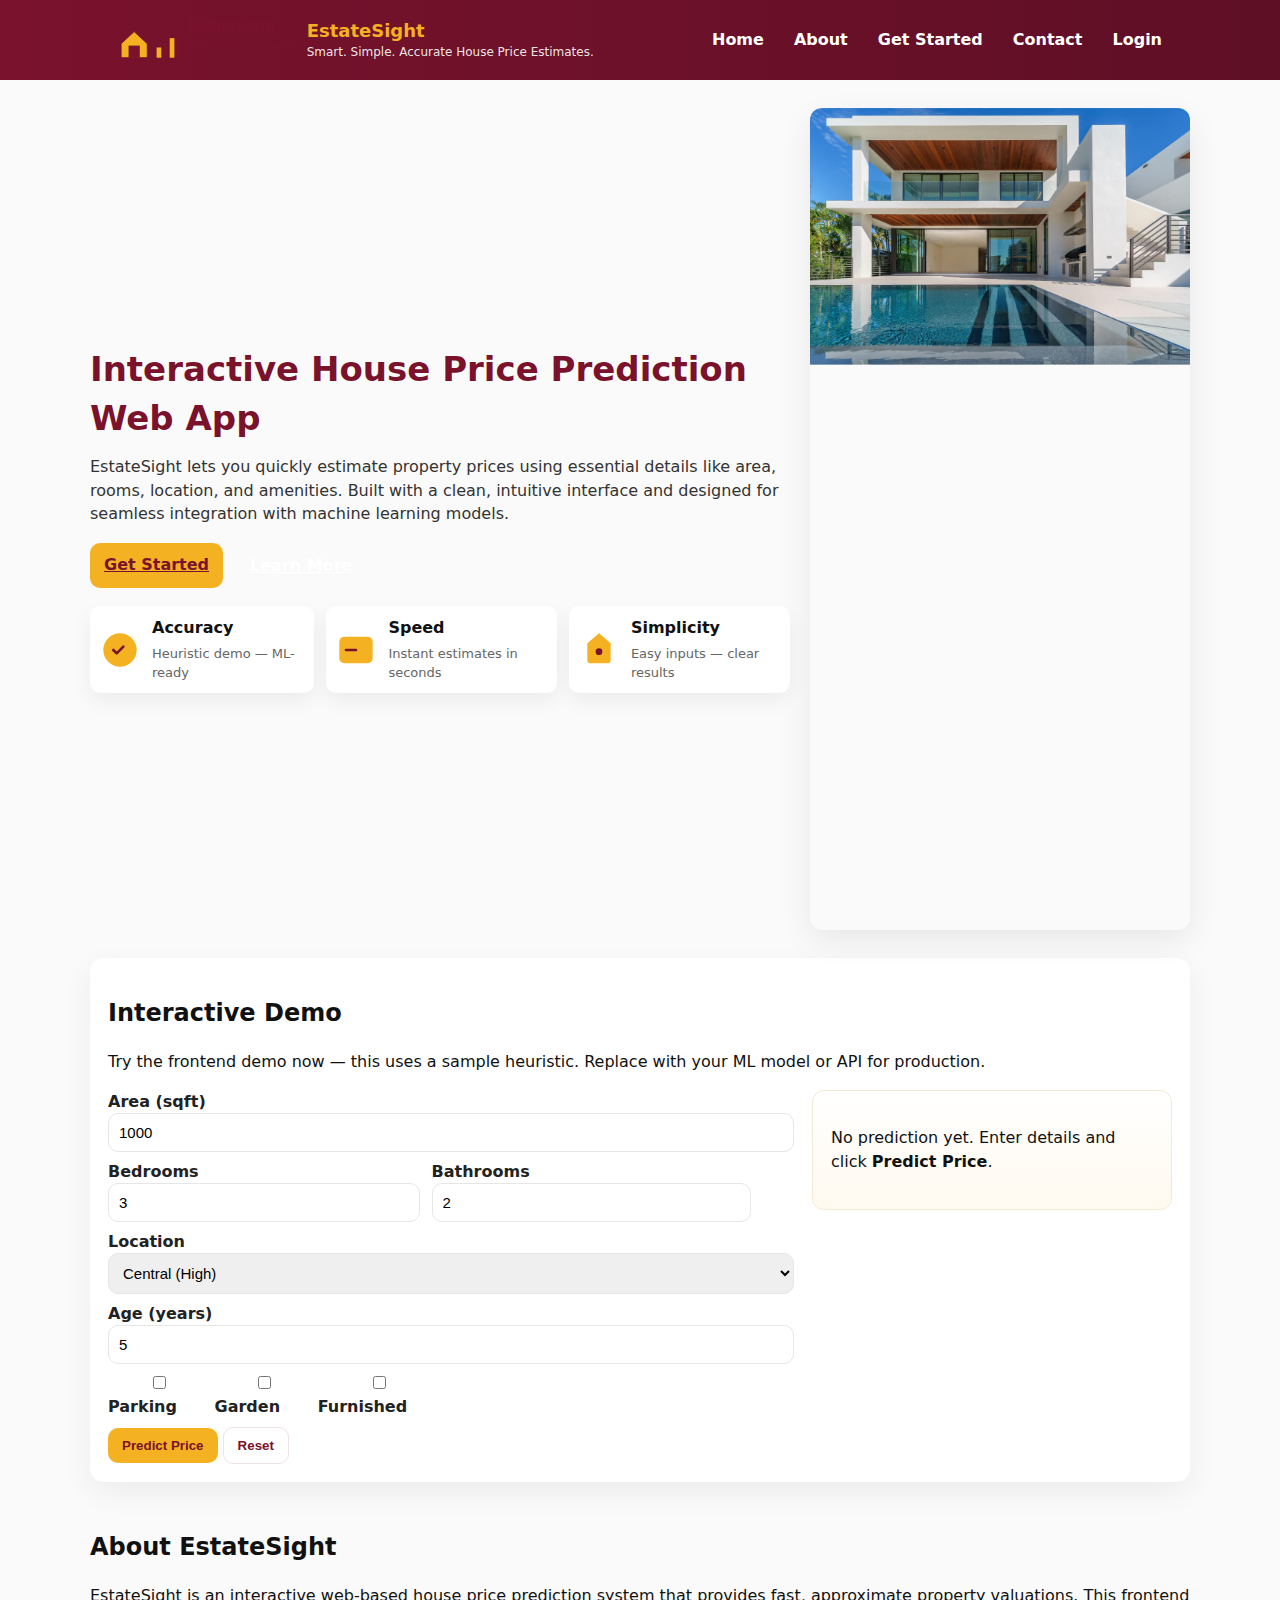
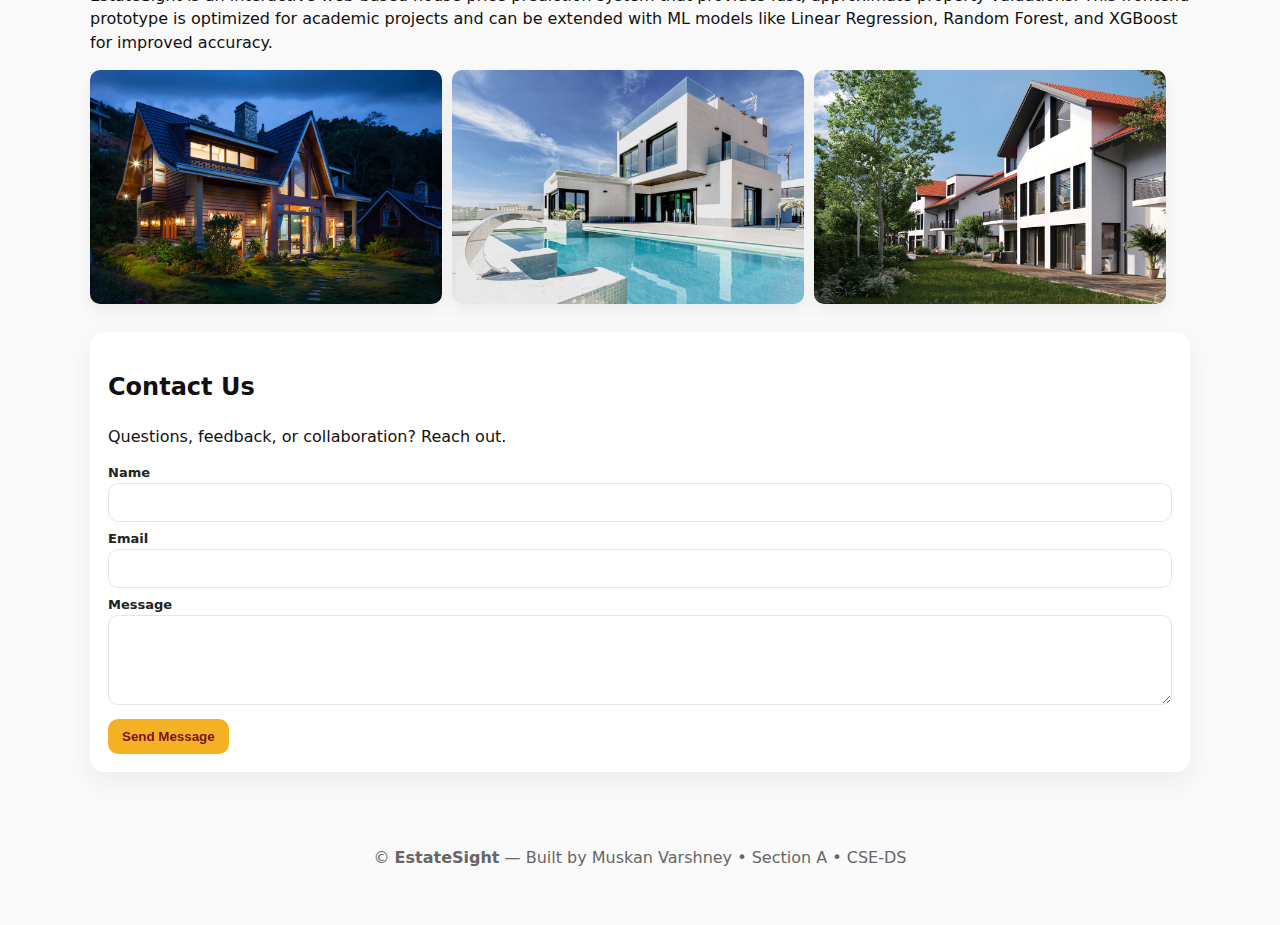
<file: index.html>
<!doctype html>
<html lang="en">
<head>
  <meta charset="utf-8" />
  <meta name="viewport" content="width=device-width,initial-scale=1" />
  <title>EstateSight — Interactive House Price Prediction</title>
  <link href="styles.css" rel="stylesheet" />
</head>
<body>
  <header class="site-header">
    <div class="container nav">
      <div class="brand">
        <img src="images/logo.svg" alt="EstateSight logo" class="logo" />
        <div class="brand-text">
          <h1>EstateSight</h1>
          <p class="tag">Smart. Simple. Accurate House Price Estimates.</p>
        </div>
      </div>
      <nav class="main-nav" aria-label="Main Navigation">
        <a href="#home" class="nav-link">Home</a>
        <a href="#about" class="nav-link">About</a>
        <a href="#getstarted" class="nav-link">Get Started</a>
        <a href="#contact" class="nav-link">Contact</a>
        <a href="login.html" class="nav-link btn-ghost">Login</a>
      </nav>
    </div>
  </header>

  <main id="home" class="container hero">
    <section class="hero-left">
      <h2>Interactive House Price Prediction Web App</h2>
      <p class="lead">EstateSight lets you quickly estimate property prices using essential details like area, rooms, location, and amenities. Built with a clean, intuitive interface and designed for seamless integration with machine learning models.</p>

      <div class="cta-row">
        <a class="btn primary" href="#getstarted">Get Started</a>
        <a class="btn outline" href="#about">Learn More</a>
      </div>

      <div class="hero-features" aria-hidden="false">
        <div class="hf">
          <svg width="40" height="40" viewBox="0 0 24 24" aria-hidden="true"><circle cx="12" cy="12" r="10" fill="#F4B223"/><path d="M8 12l2 2 4-4" stroke="#7A122C" stroke-width="1.6" fill="none" stroke-linecap="round" stroke-linejoin="round"/></svg>
          <div><strong>Accuracy</strong><span>Heuristic demo — ML-ready</span></div>
        </div>
        <div class="hf">
          <svg width="40" height="40" viewBox="0 0 24 24" aria-hidden="true"><rect x="2" y="4" width="20" height="16" rx="3" fill="#F4B223"/><path d="M6 12h6" stroke="#7A122C" stroke-width="1.6" stroke-linecap="round"/></svg>
          <div><strong>Speed</strong><span>Instant estimates in seconds</span></div>
        </div>
        <div class="hf">
          <svg width="40" height="40" viewBox="0 0 24 24" aria-hidden="true"><path d="M12 2l7 6v10a2 2 0 0 1-2 2h-10a2 2 0 0 1-2-2V8z" fill="#F4B223"/><circle cx="12" cy="13" r="2" fill="#7A122C"/></svg>
          <div><strong>Simplicity</strong><span>Easy inputs — clear results</span></div>
        </div>
      </div>
    </section>

    <aside class="hero-right">
      <div class="carousel">
        <img src="images/house1.jpg" alt="Modern house with pool" class="active" />
        <img src="images/house2.jpg" alt="Street row houses" />
        <img src="images/house3.jpg" alt="Brick apartment" />
      </div>
    </aside>
  </main>

  <section id="getstarted" class="container section card form-card">
    <h2>Interactive Demo</h2>
    <p class="muted">Try the frontend demo now — this uses a sample heuristic. Replace with your ML model or API for production.</p>

    <div class="grid">
      <form id="priceForm" class="form">
        <label>Area (sqft)<input id="area" type="number" value="1000" min="100" required></label>
        <div class="two">
          <label>Bedrooms<input id="beds" type="number" value="3" min="0"></label>
          <label>Bathrooms<input id="baths" type="number" value="2" min="0"></label>
        </div>
        <label>Location
          <select id="location">
            <option value="central">Central (High)</option>
            <option value="suburb">Suburb (Medium)</option>
            <option value="outskirts">Outskirts (Budget)</option>
          </select>
        </label>
        <label>Age (years)<input id="age" type="number" value="5" min="0"></label>

        <div class="row-check">
          <label><input type="checkbox" id="parking"> Parking</label>
          <label><input type="checkbox" id="garden"> Garden</label>
          <label><input type="checkbox" id="furnished"> Furnished</label>
        </div>

        <div class="form-actions">
          <button class="btn primary" type="submit">Predict Price</button>
          <button class="btn ghost" id="resetBtn" type="button">Reset</button>
        </div>
      </form>

      <div class="result-box" id="resultBox">
        <p class="muted">No prediction yet. Enter details and click <strong>Predict Price</strong>.</p>
      </div>
    </div>
  </section>

  <section id="about" class="container section">
    <h2>About EstateSight</h2>
    <p>EstateSight is an interactive web-based house price prediction system that provides fast, approximate property valuations. This frontend prototype is optimized for academic projects and can be extended with ML models like Linear Regression, Random Forest, and XGBoost for improved accuracy.</p>

    <div class="gallery">
      <img src="images/house4.jpg" alt="Cozy cottage" />
      <img src="images/house5.jpg" alt="Modern pool villa" />
      <img src="images/house6.jpg" alt="Neighborhood homes" />
    </div>
  </section>

  <section id="contact" class="container section card">
    <h2>Contact Us</h2>
    <p>Questions, feedback, or collaboration? Reach out.</p>
    <form id="contactForm" class="form small">
      <label>Name <input id="cname" required></label>
      <label>Email <input id="cemail" type="email" required></label>
      <label>Message <textarea id="cmsg" rows="4"></textarea></label>
      <div class="form-actions"><button class="btn primary" type="submit">Send Message</button></div>
    </form>
  </section>

  <footer class="site-footer">
    <div class="container">
      <p>© <strong>EstateSight</strong> — Built by Muskan Varshney • Section A • CSE-DS</p>
    </div>
  </footer>

  <script src="app.js" defer></script>
</body>
</html>
</file>
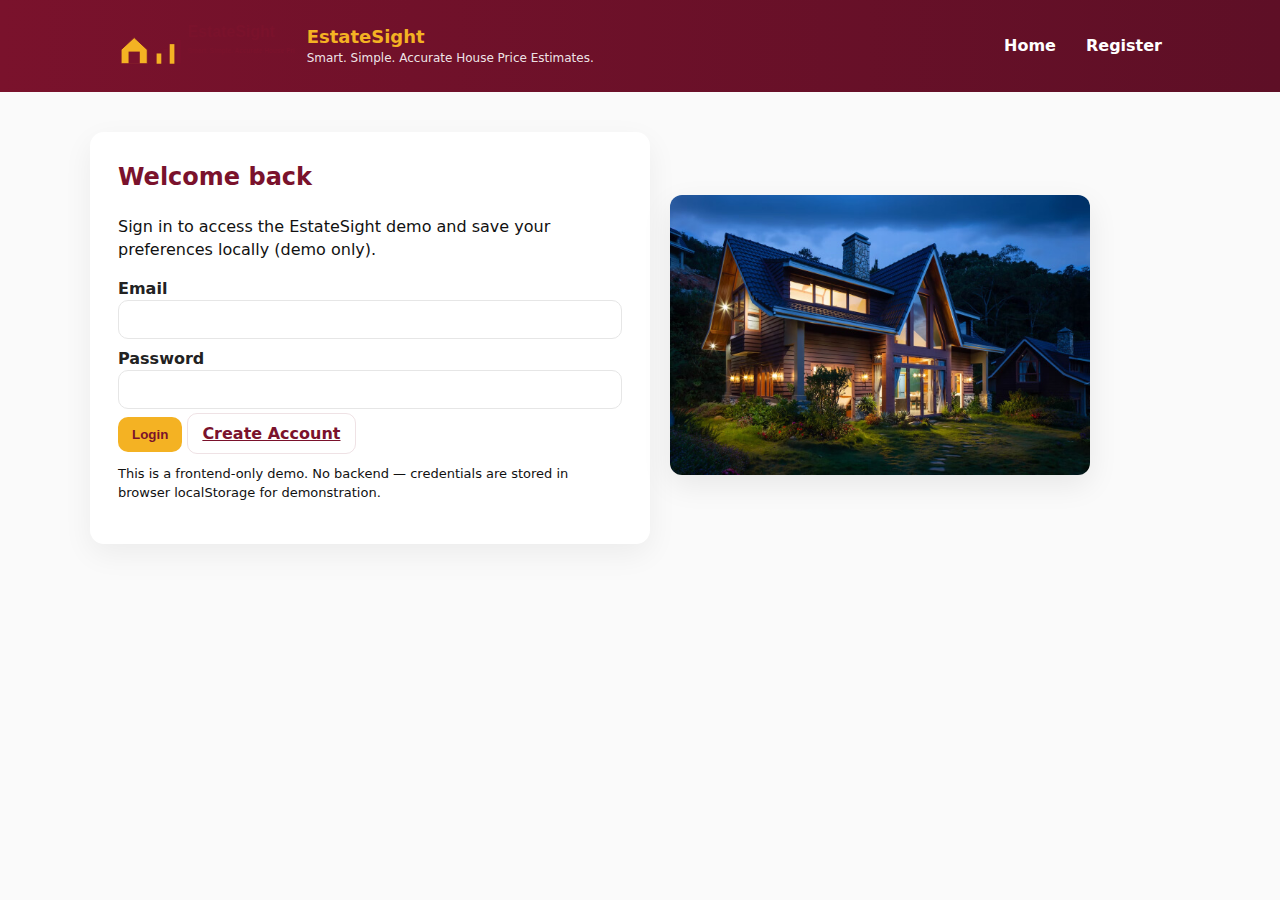
<file: login.html>
<!doctype html>
<html lang="en">
<head>
  <meta charset="utf-8" />
  <meta name="viewport" content="width=device-width,initial-scale=1" />
  <title>EstateSight — Login</title>
  <link href="styles.css" rel="stylesheet" />
</head>
<body>
  <header class="site-header thin">
    <div class="container nav">
      <div class="brand">
        <img src="images/logo.svg" alt="EstateSight logo" class="logo" />
        <div class="brand-text">
          <h1>EstateSight</h1>
          <p class="tag">Smart. Simple. Accurate House Price Estimates.</p>
        </div>
      </div>
      <nav class="main-nav" aria-label="Main Navigation">
        <a href="index.html" class="nav-link">Home</a>
        <a href="register.html" class="nav-link">Register</a>
      </nav>
    </div>
  </header>

  <main class="container auth-hero">
    <section class="auth-card card">
      <h2>Welcome back</h2>
      <p class="muted">Sign in to access the EstateSight demo and save your preferences locally (demo only).</p>
      <form id="loginForm" class="form">
        <label>Email<input id="loginEmail" type="email" required></label>
        <label>Password<input id="loginPassword" type="password" required></label>
        <div class="form-actions">
          <button class="btn primary" type="submit">Login</button>
          <a href="register.html" class="btn ghost">Create Account</a>
        </div>
      </form>
      <p class="muted small">This is a frontend-only demo. No backend — credentials are stored in browser localStorage for demonstration.</p>
    </section>
    <aside class="auth-visual">
      <img src="images/house4.jpg" alt="Cozy home" />
    </aside>
  </main>

  <script src="auth.js" defer></script>
</body>
</html>
</file>
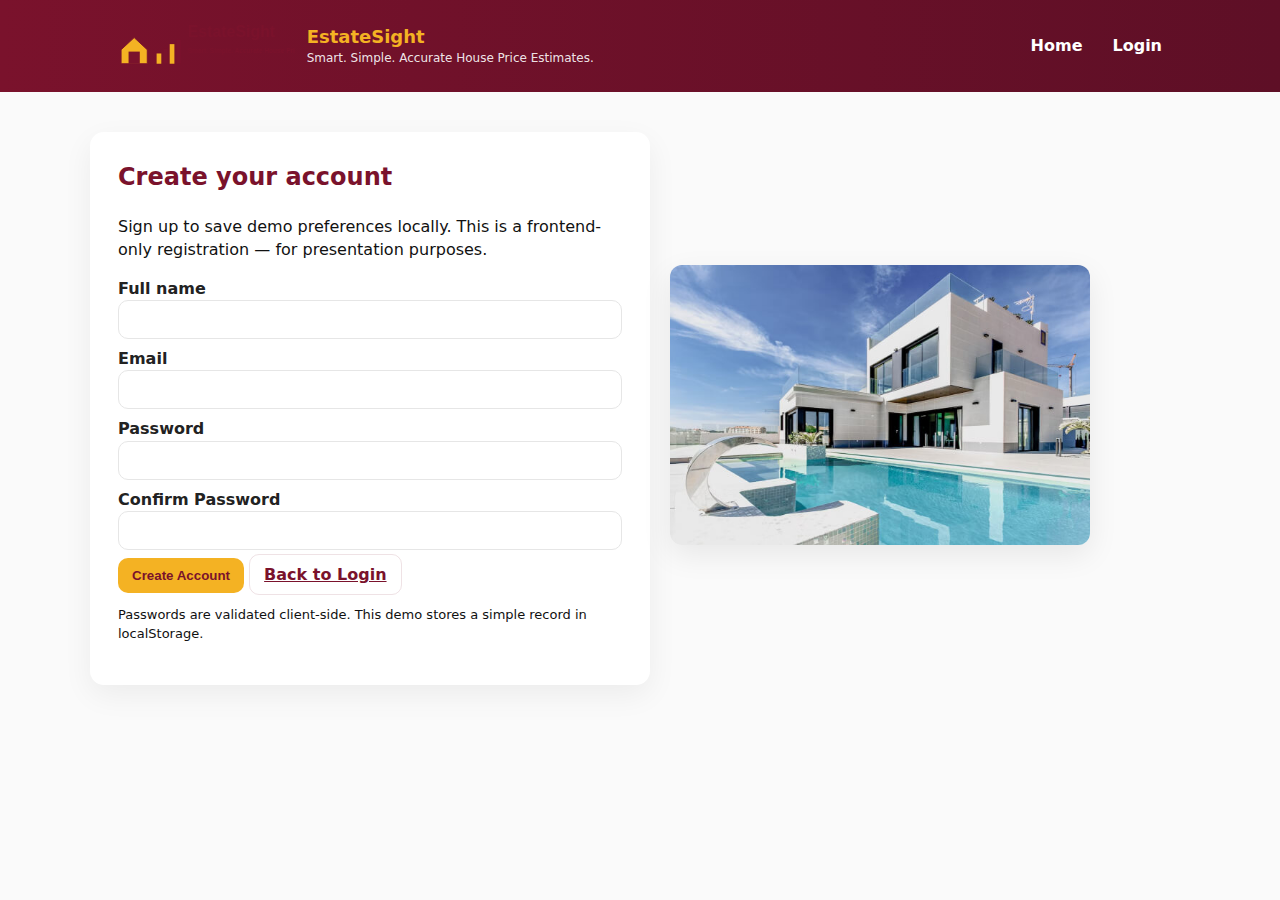
<file: register.html>
<!doctype html>
<html lang="en">
<head>
  <meta charset="utf-8" />
  <meta name="viewport" content="width=device-width,initial-scale=1" />
  <title>EstateSight — Register</title>
  <link href="styles.css" rel="stylesheet" />
</head>
<body>
  <header class="site-header thin">
    <div class="container nav">
      <div class="brand">
        <img src="images/logo.svg" alt="EstateSight logo" class="logo" />
        <div class="brand-text">
          <h1>EstateSight</h1>
          <p class="tag">Smart. Simple. Accurate House Price Estimates.</p>
        </div>
      </div>
      <nav class="main-nav" aria-label="Main Navigation">
        <a href="index.html" class="nav-link">Home</a>
        <a href="login.html" class="nav-link">Login</a>
      </nav>
    </div>
  </header>

  <main class="container auth-hero">
    <section class="auth-card card">
      <h2>Create your account</h2>
      <p class="muted">Sign up to save demo preferences locally. This is a frontend-only registration — for presentation purposes.</p>
      <form id="registerForm" class="form">
        <label>Full name<input id="regName" type="text" required></label>
        <label>Email<input id="regEmail" type="email" required></label>
        <label>Password<input id="regPassword" type="password" required></label>
        <label>Confirm Password<input id="regPassword2" type="password" required></label>
        <div class="form-actions">
          <button class="btn primary" type="submit">Create Account</button>
          <a href="login.html" class="btn ghost">Back to Login</a>
        </div>
      </form>
      <p class="muted small">Passwords are validated client-side. This demo stores a simple record in localStorage.</p>
    </section>
    <aside class="auth-visual">
      <img src="images/house5.jpg" alt="Modern villa" />
    </aside>
  </main>

  <script src="auth.js" defer></script>
</body>
</html>
</file>
<file: styles.css>
:root{
  --maroon:#7A122C; --gold:#F4B223; --bg:#ffffff; --muted:#666;
  --card:#fff; --radius:14px; --max-w:1100px;
  font-family: Inter, system-ui, -apple-system, "Segoe UI", Roboto, Arial;
}
*{box-sizing:border-box} body{margin:0;background:#fafafa;color:#111;line-height:1.45}
.container{max-width:var(--max-w);margin:0 auto;padding:18px}
.site-header{background:linear-gradient(90deg,var(--maroon),#5e0f26);color:var(--gold)}
.site-header .nav{display:flex;align-items:center;justify-content:space-between;padding:12px 18px}
.brand{display:flex;align-items:center;gap:12px}
.logo{height:56px}
.brand-text h1{margin:0;font-size:18px;color:var(--gold)}
.brand-text .tag{margin:0;font-size:12px;color:rgba(255,255,255,0.9)}

.main-nav{display:flex;gap:10px;align-items:center}
.nav-link{color:#fff;text-decoration:none;padding:8px 10px;border-radius:8px;font-weight:600}
.nav-link:hover{background:rgba(255,255,255,0.06)}

.btn{cursor:pointer;border:0;padding:10px 14px;border-radius:10px;font-weight:700}
.btn.primary{background:var(--gold);color:var(--maroon)}
.btn.outline{background:transparent;border:1px solid rgba(255,255,255,0.12);color:#fff}
.btn.ghost{background:transparent;border:1px solid rgba(122,18,44,0.12);color:var(--maroon)}

.hero{display:flex;gap:20px;align-items:center;padding:28px 0}
.hero-left{flex:1}
.hero-left h2{font-size:34px;margin:0;color:var(--maroon)}
.lead{color:#333;margin-top:12px;font-size:16px}
.cta-row{margin-top:18px;display:flex;gap:12px}
.hero-features{display:flex;gap:12px;margin-top:18px}
.hf{display:flex;gap:12px;align-items:center;background:#fff;padding:10px;border-radius:10px;box-shadow:0 8px 20px rgba(0,0,0,0.06);min-width:160px}
.hf svg{flex:0 0 40px}
.hf div strong{display:block}
.hf div span{display:block;color:var(--muted);font-size:13px;margin-top:6px}

.hero-right{width:380px}
.carousel{position:relative;border-radius:12px;overflow:hidden;box-shadow:0 10px 30px rgba(0,0,0,0.08)}
.carousel img{width:100%;display:block;opacity:0;transition:opacity .6s}
.carousel img.active{opacity:1}

.section{padding:28px 0}
.card{background:var(--card);border-radius:var(--radius);padding:18px;box-shadow:0 10px 30px rgba(0,0,0,0.06)}

.form-card .grid{display:grid;grid-template-columns:1fr 360px;gap:18px;align-items:start}
.form label{display:block;margin-bottom:8px;font-weight:600;color:#222}
.form input, .form select, .form textarea{width:100%;padding:10px;border-radius:10px;border:1px solid #e6e6e6;font-size:15px}
.two{display:flex;gap:12px}
.row-check{display:flex;gap:12px;margin-top:8px}

.result-box{background:linear-gradient(180deg,#fff,#fffaf0);padding:18px;border-radius:12px;border:1px solid #f4ead2;min-height:120px;display:flex;align-items:center;justify-content:center}

.gallery{display:flex;gap:10px;margin-top:12px}
.gallery img{width:32%;border-radius:10px;object-fit:cover;box-shadow:0 8px 20px rgba(0,0,0,0.06)}

.site-footer{padding:18px 0;color:var(--muted);text-align:center;margin-top:22px;}

@media (max-width:980px){
  .hero{flex-direction:column}
  .hero-right{width:100%}
  .form-card .grid{grid-template-columns:1fr}
  .gallery img{width:48%}
}

/* Auth pages styling */

.auth-hero{display:flex;gap:20px;align-items:center;padding:40px 0}
.auth-card{flex:1;max-width:560px;padding:28px}
.auth-card h2{margin-top:0;color:var(--maroon)}
.auth-visual{width:420px}
.auth-visual img{width:100%;border-radius:12px;box-shadow:0 10px 30px rgba(0,0,0,0.08)}
.site-header.thin{padding:6px 0}
.small{font-size:13px}

/* Session UI styles */
#es-user-area a{color:#fff;text-decoration:none;padding:6px 8px;border-radius:8px}
#es-user-area .btn.ghost{background:transparent;border:1px solid rgba(255,255,255,0.12);color:#fff}
</file>
